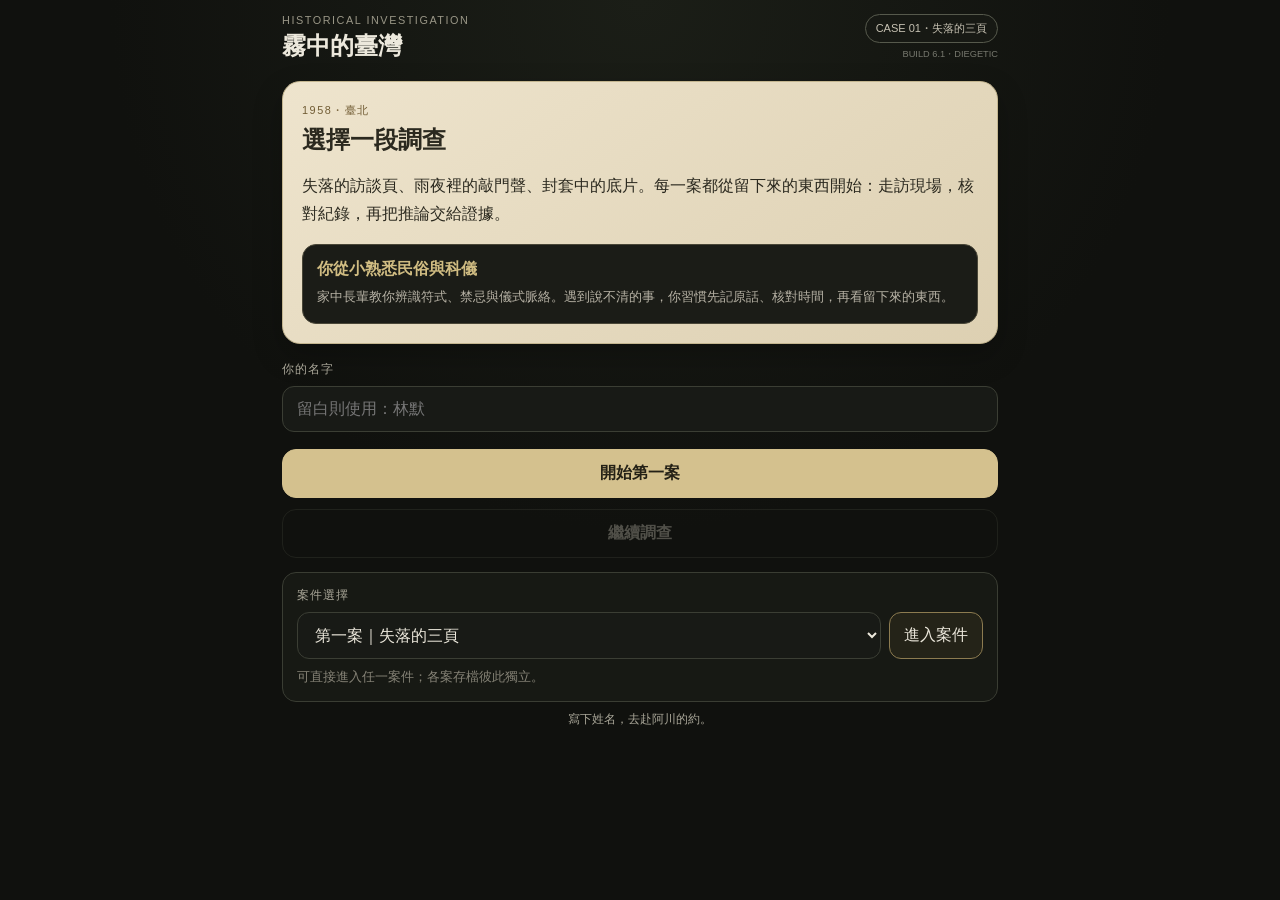
<file: index.html>
<!doctype html>
<html lang="zh-Hant">
<head>
<meta charset="utf-8">
<meta name="viewport" content="width=device-width,initial-scale=1,viewport-fit=cover">
<meta name="theme-color" content="#10110e">
<meta name="apple-mobile-web-app-capable" content="yes">
<meta name="apple-mobile-web-app-status-bar-style" content="black-translucent">
<meta name="description" content="霧中的臺灣：以固定主角進行的歷史推理解謎遊戲。">
<title>霧中的臺灣｜歷史推理解謎</title>
<style>
:root{--bg:#10110e;--panel:#191b16;--paper:#e8dec6;--paperInk:#2b291f;--ink:#ece8dc;--muted:#a8a596;--line:#3a3d33;--accent:#b69b5f;--danger:#b86f61;--shadow:0 12px 30px rgba(0,0,0,.24)}
*{box-sizing:border-box}html{background:var(--bg)}body{margin:0;background:radial-gradient(circle at top,#1b1e17 0,#10110e 48%);color:var(--ink);font-family:-apple-system,BlinkMacSystemFont,"PingFang TC","Noto Sans TC",sans-serif;min-height:100vh}.hidden{display:none!important}button,input,select{font:inherit}.app{max-width:760px;margin:auto;padding:calc(env(safe-area-inset-top) + 14px) 16px calc(env(safe-area-inset-bottom) + 96px)}
.topbar{display:flex;justify-content:space-between;align-items:flex-start;gap:12px;margin-bottom:18px}.topbar h1{font-size:1.5rem;margin:1px 0}.eyebrow{font-size:.68rem;letter-spacing:.14em;margin:0 0 4px;color:#999686}.chip{display:inline-block;border:1px solid #56594c;border-radius:999px;padding:6px 10px;font-size:.69rem;color:#c6c1b2;background:#171914}.build{font-size:.58rem;color:#77786e;margin-top:5px;text-align:right}.card{background:linear-gradient(180deg,#1e211a,#181a16);border:1px solid #33362d;border-radius:18px;box-shadow:var(--shadow)}.paper{background:linear-gradient(145deg,#eee4cd,#ddd0b2);color:var(--paperInk);border-color:#c3b58f}
.start-card,.section-card,.scene,.case-complete,.fail-card{padding:19px}.start-card h2,.case-complete h2,.fail-card h2{margin:4px 0 10px}.start-card p,.case-complete p,.fail-card p{line-height:1.76}.note{font-size:.84rem;color:#8e8b7f;line-height:1.58}.paper .note{color:#6f6654}
.protagonist-card{margin-top:12px;padding:14px;border:1px solid #494637;border-radius:14px;background:#1b1c17}.protagonist-card strong{display:block;color:#d0bc82;margin-bottom:6px}.protagonist-card p{margin:0;color:#b7b2a5;font-size:.84rem;line-height:1.7}
.field{display:block;margin:17px 0}.field span,.screen-title{display:block;color:#aaa799;font-size:.75rem;letter-spacing:.08em;margin-bottom:8px}.field input{width:100%;border:1px solid #3b3e34;background:#181a16;color:#fff;border-radius:12px;padding:13px 14px;outline:none}.field input:focus{border-color:#8b7a4d}
.primary,.secondary,.action-btn,.map-btn,.deduction-option,.record-switch-btn{border:1px solid #3a3d33;background:#1b1e18;color:var(--ink);border-radius:14px;padding:13px;cursor:pointer;-webkit-tap-highlight-color:transparent}.primary,.secondary{display:block;width:100%;text-align:center;margin-top:11px;font-weight:650}.primary{background:#d4c18e;color:#242116;border-color:#d4c18e}.secondary{background:transparent;color:#b8b5a8}.primary:disabled,.secondary:disabled{opacity:.38}.status-line{margin-top:9px;color:#aaa799;font-size:.78rem;text-align:center}
.case-status{display:flex;justify-content:space-between;gap:12px;padding:14px 15px;margin-bottom:13px}.case-status h2{font-size:1rem;margin:0 0 5px}.case-meta{display:flex;flex-wrap:wrap;gap:7px;color:#99968a;font-size:.7rem}.confidence{display:flex;gap:5px;align-items:center}.confidence i{display:block;width:10px;height:10px;border-radius:50%;background:#484a42}.confidence i.on{background:#c7b16f}.confidence i.danger{background:#b86f61}.tutorial-banner{border:1px solid #4c493b;background:#222116;border-radius:12px;padding:10px 12px;margin-bottom:12px;color:#c4b991;font-size:.79rem;line-height:1.55}
.scene-visual{margin:0 0 12px;overflow:hidden;padding:0;background:#111}.scene-visual img{display:block;width:100%;aspect-ratio:4/3;object-fit:cover}.scene-visual .visual-note{display:block;margin:0;padding:8px 12px;background:#151713;color:#89877d;font-size:.7rem;text-align:center;border-top:1px solid #2d3028}.scene-head small{color:#969385}.scene-head h2{margin:4px 0 13px}.scene-body p{line-height:1.8;margin:0 0 12px}.action-grid,.map-grid,.evidence-grid,.people-grid,.deduction-options{display:grid;gap:9px;margin-top:11px}.action-btn,.map-btn,.deduction-option{text-align:left}.action-btn strong,.map-btn strong,.deduction-option strong{display:block}.action-btn small,.map-btn small,.deduction-option small{display:block;color:#969487;font-size:.76rem;margin-top:5px;line-height:1.45}.action-btn.done{opacity:.65}.map-btn.locked{opacity:.4}.map-btn.visited{border-color:#68634f}
.record-switch{display:grid;grid-template-columns:1fr 1fr;gap:8px;margin-bottom:10px}.record-switch-btn{text-align:center}.record-switch-btn.active{border-color:#8c7b50;background:#242318}.evidence-card,.person-card{border:1px solid #35382f;border-radius:12px;padding:12px;background:#171914}.evidence-card strong,.person-card strong{display:block}.evidence-card small,.person-card small{display:block;color:#a19e92;line-height:1.55;margin-top:5px}.evidence-media{display:grid;gap:8px;margin-top:10px}.evidence-image-link{display:block;border:1px solid #3b3e34;border-radius:10px;overflow:hidden;background:#10110e}.evidence-media img{display:block;width:100%;aspect-ratio:3/2;object-fit:contain;background:#10110e}.evidence-image-link:focus-visible{outline:2px solid #b69b5f;outline-offset:2px}.tag{display:inline-block;margin-top:8px;border:1px solid #4a4c42;border-radius:999px;padding:3px 7px;font-size:.66rem;color:#aaa79b}.badge{display:inline-block;min-width:18px;text-align:center;border-radius:999px;background:#35372e;padding:1px 5px}
.feedback{border-left:3px solid #9e785f;background:#211b18;padding:11px 12px;margin-top:12px;line-height:1.55}.method-note{border-left:3px solid #7b755f;background:#202018;padding:11px 12px;margin-top:12px;color:#bbb6a7;line-height:1.65;font-size:.86rem}.failure-warning{color:#d8a292;font-size:.8rem;margin-top:8px}.summary-list{display:grid;gap:9px;margin:14px 0}.summary-item{padding:11px;border:1px solid rgba(65,54,32,.22);border-radius:10px;line-height:1.55}
.tabs{position:fixed;left:0;right:0;bottom:0;z-index:20;display:grid;grid-template-columns:repeat(4,1fr);gap:1px;background:#272921;padding:8px max(10px,env(safe-area-inset-left)) calc(8px + env(safe-area-inset-bottom)) max(10px,env(safe-area-inset-right));border-top:1px solid #3b3d34}.tab-btn{border:0;background:transparent;color:#89877d;padding:10px 5px;border-radius:10px}.tab-btn.active{background:#36382e;color:#f2ecdc}.toast{position:fixed;left:50%;bottom:86px;transform:translate(-50%,20px);opacity:0;pointer-events:none;background:#ece0c2;color:#28251c;padding:10px 14px;border-radius:999px;font-size:.82rem;transition:.2s;z-index:240;max-width:90vw}.toast.show{opacity:1;transform:translate(-50%,0)}
.fail-visual{margin:0 0 15px;border-radius:14px;overflow:hidden;border:1px solid #5d443e;background:#111}.fail-visual img{display:block;width:100%;aspect-ratio:4/3;object-fit:cover}@media(min-width:640px){.action-grid,.map-grid{grid-template-columns:1fr 1fr}.app{padding-left:22px;padding-right:22px}.tabs{left:50%;right:auto;width:760px;max-width:100%;transform:translateX(-50%)}}
.case-opening{padding:22px 20px}.case-opening h2{margin:5px 0 16px;font-size:1.65rem}.opening-text{font-size:1.02rem;line-height:2}.opening-text p{margin:0 0 1.15em}.opening-text p:last-child{margin-bottom:0}.paper .eyebrow{color:#715c34}.c2-tabs,.c3-tabs{position:fixed;left:0;right:0;bottom:0;z-index:20;display:grid;grid-template-columns:repeat(4,minmax(0,1fr));gap:1px;margin:0;background:#272921;padding:8px max(10px,env(safe-area-inset-left)) calc(8px + env(safe-area-inset-bottom)) max(10px,env(safe-area-inset-right));border-top:1px solid #3b3d34}.c2-tabs button,.c3-tabs button{border:0;background:transparent;color:#89877d;padding:10px 5px;border-radius:10px;min-height:44px}.c2-tabs button.active,.c3-tabs button.active{background:#36382e;color:#f2ecdc}.c3-scene-art img{height:auto;aspect-ratio:3/2}.c3-shell{max-width:760px}.case-meta{align-items:center}.c2-scene,.c3-scene{border-radius:18px}@media(min-width:640px){.c2-tabs,.c3-tabs{left:50%;right:auto;width:760px;max-width:100%;transform:translateX(-50%)}}
</style>
</head>
<body>
<main class="app">
<header class="topbar"><div><p class="eyebrow">HISTORICAL INVESTIGATION</p><h1>霧中的臺灣</h1></div><div style="text-align:right"><span id="caseChip" class="chip">CASE 01・失落的三頁</span><div class="build">BUILD 6.1・DIEGETIC</div></div></header>

<section id="startScreen">
 <article class="start-card card paper"><p class="eyebrow" style="color:#715c34">1958・臺北</p><h2>選擇一段調查</h2><p>失落的訪談頁、雨夜裡的敲門聲、封套中的底片。每一案都從留下來的東西開始：走訪現場，核對紀錄，再把推論交給證據。</p><div class="protagonist-card"><strong>你從小熟悉民俗與科儀</strong><p>家中長輩教你辨識符式、禁忌與儀式脈絡。遇到說不清的事，你習慣先記原話、核對時間，再看留下來的東西。</p></div></article>
 <label class="field"><span>你的名字</span><input id="nameInput" maxlength="12" placeholder="留白則使用：林默"></label>
 <button id="startBtn" type="button" class="primary">開始第一案</button>
 <button id="loadBtn" type="button" class="secondary">繼續調查</button>
 <p id="bootStatus" class="status-line"></p>
</section>


<section id="prologueScreen" class="hidden"><article class="case-opening card paper"><p class="eyebrow">1958・臺北｜案件一・失落的三頁</p><h2>阿川的口信</h2><div class="opening-text"><p>傍晚，你收到舊識阿川捎來的口信。他正在整理一批生活訪談，卻發現冊子少了三頁。事情看似只是幾張紙不見了，但紙上記著人名，而這個年代，人們對名字與來路格外謹慎。</p><p>你把口信折好，走向茶行。先看那本冊子，問清楚它曾去過哪些地方；至於那些在街頭越說越像一回事的猜測，暫時留在紙的外面。</p></div><button id="case1OpeningNext" type="button" class="primary">開始調查</button></article></section>

<section id="gameScreen" class="hidden">
 <div id="tutorialBanner" class="tutorial-banner">先看看現場，再問人；不同來源的說法分開記，才不會把時間與來路混在一起。</div>
 <div class="case-status card"><div><h2 id="playerLabel">—</h2><div class="case-meta"><span>案件一・失落的三頁</span><span id="focusLabel">推理專注</span></div></div><div id="focusDots" class="confidence"></div></div>
 <section id="scenePanel"><p class="screen-title">現場調查</p><figure id="sceneVisual" class="scene-visual card"><img id="sceneImage" alt=""><figcaption id="visualNote" class="visual-note"></figcaption></figure><article class="scene card"><div class="scene-head"><small id="locationSub"></small><h2 id="locationName"></h2></div><div id="sceneBody" class="scene-body"></div></article><div id="actionGrid" class="action-grid"></div></section>
 <section id="mapPanel" class="hidden"><p class="screen-title">調查地圖</p><div class="section-card card"><h3>前往地點</h3><div id="mapGrid" class="map-grid"></div></div></section>
 <section id="recordPanel" class="hidden"><p class="screen-title">案件紀錄</p><div class="record-switch"><button id="recordEvidenceBtn" class="record-switch-btn active">證物 <span id="evidenceCount" class="badge">0</span></button><button id="recordPeopleBtn" class="record-switch-btn">人物</button></div><div id="evidenceSection" class="section-card card"><h3>證物與情報</h3><div id="evidenceGrid" class="evidence-grid"></div></div><div id="peopleSection" class="section-card card hidden"><h3>人物紀錄</h3><div id="peopleGrid" class="people-grid"></div></div></section>
 <section id="deductionPanel" class="hidden"><p class="screen-title">推理</p><div id="deductionBox" class="section-card card"></div></section>
 <button id="restartBtn" type="button" class="secondary">重新開始案件一</button>
 <nav class="tabs"><button class="tab-btn active" data-tab="scene">調查</button><button class="tab-btn" data-tab="map">地圖</button><button class="tab-btn" data-tab="record">紀錄</button><button class="tab-btn" data-tab="deduction">推理</button></nav>
</section>

<section id="completeScreen" class="hidden"><article class="case-complete card paper"><p class="eyebrow" style="color:#715c34">CASE CLOSED</p><h2>失落的三頁</h2><div id="completeText"></div><div class="summary-list"><div class="summary-item"><strong>調查方法</strong><br>傳聞與緊張反應只能提供方向；結論必須回到能互相核對的紙張、帳目、證詞與流程。</div><div class="summary-item"><strong>你帶走的習慣</strong><br>你的家學讓你熟悉「傳統如何被解讀與轉述」，但真正帶進下一次調查的，是不把解釋放在證據前面。</div><div class="summary-item"><strong>下一案</strong><br>《雨夜敲門》。三個雨夜看似是同一件怪事，但第一步仍然是先證明它們是否真的有同一個原因。</div></div><button id="nextCaseBtn" class="primary">開始案件二：《雨夜敲門》</button><button id="homeBtn" class="secondary">回到標題</button></article></section>

<section id="failScreen" class="hidden"><article class="fail-card card"><div class="fail-visual"><img id="failImage" alt="案件失敗後的夜間茶行"></div><p class="eyebrow">CASE FAILED</p><h2>推論失去可信度</h2><p>你把尚未被證明的部分寫進了結論，案件中的人開始停止提供資訊。</p><p>你回頭翻看筆記，問題不在猜錯，而在把還沒有互相對上的細節寫成了結論。</p><p id="failDetail" class="note"></p><button id="retryBtn" class="primary">重新調查案件一</button><button id="failHomeBtn" class="secondary">回到標題</button></article></section>
</main>
<div id="toast" class="toast"></div>
<script src="case1-unified-engine.js?v=14"></script>
<script src="case2-engine.js?v=43"></script>
</body>
</html>
</file>
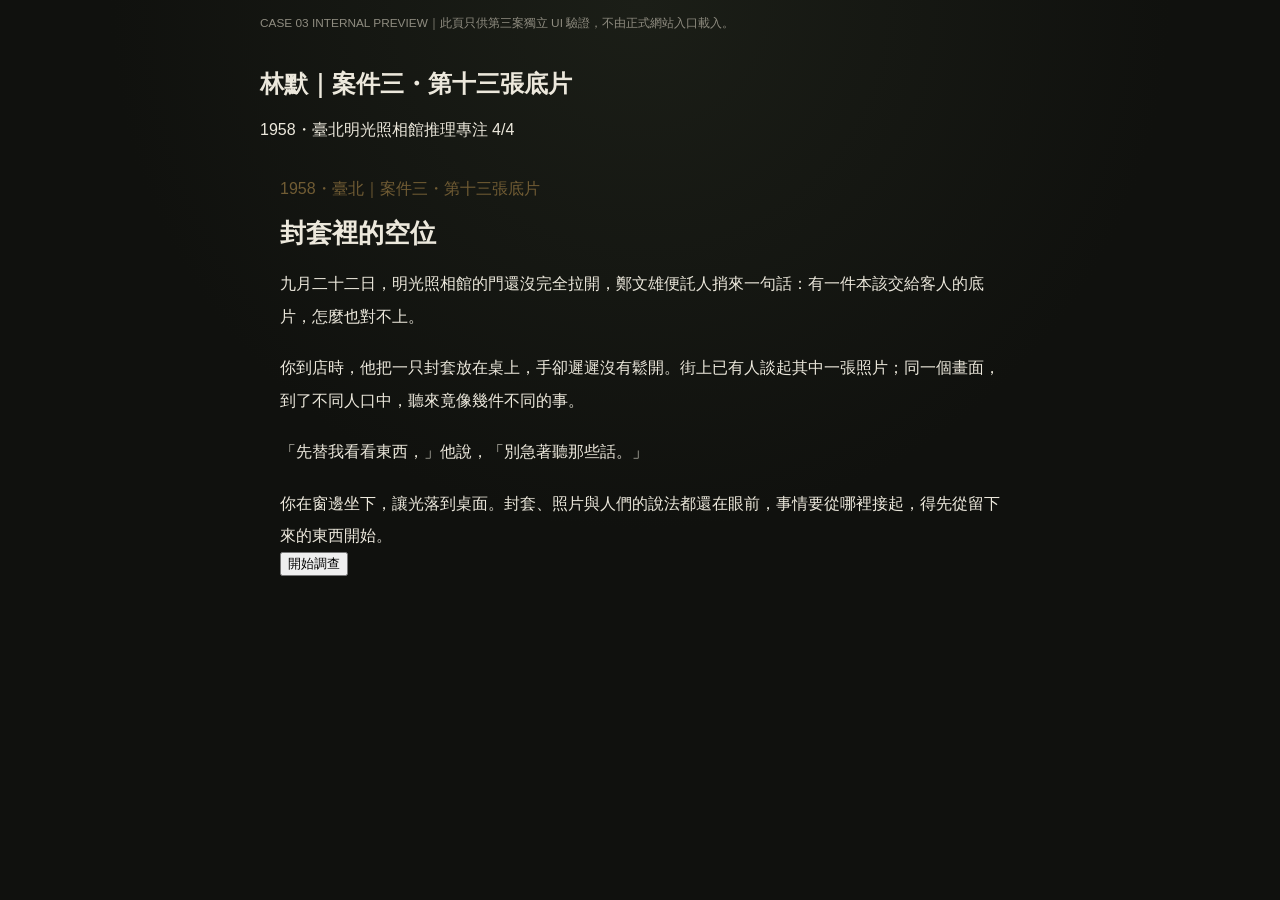
<file: case3-preview.html>
<!doctype html>
<html lang="zh-Hant">
<head>
<meta charset="utf-8">
<meta name="viewport" content="width=device-width,initial-scale=1,viewport-fit=cover">
<meta name="theme-color" content="#10110e">
<title>第三案 UI 原型｜第十三張底片</title>
<style>
html{background:#10110e}body{margin:0;min-height:100vh;background:radial-gradient(circle at top,#1b1e17 0,#10110e 48%);color:#ece8dc}
.preview-note{max-width:760px;margin:0 auto;padding:14px 16px 0;font-family:-apple-system,BlinkMacSystemFont,"PingFang TC","Noto Sans TC",sans-serif;color:#8f8c80;font-size:.74rem;line-height:1.55}
</style>
</head>
<body>
<div class="preview-note">CASE 03 INTERNAL PREVIEW｜此頁只供第三案獨立 UI 驗證，不由正式網站入口載入。</div>
<div id="case3PreviewRoot"></div>
<script src="case3-film-canon.js"></script>
<script src="case3-art-manifest.js"></script>
<script src="case3-film-engine.js"></script>
<script src="case3-film-ui.js"></script>
<script>
(function(){
  if(window.Case3FilmUI)window.Case3FilmUI.mount('case3PreviewRoot',{playerName:'林默'});
})();
</script>
</body>
</html>
</file>
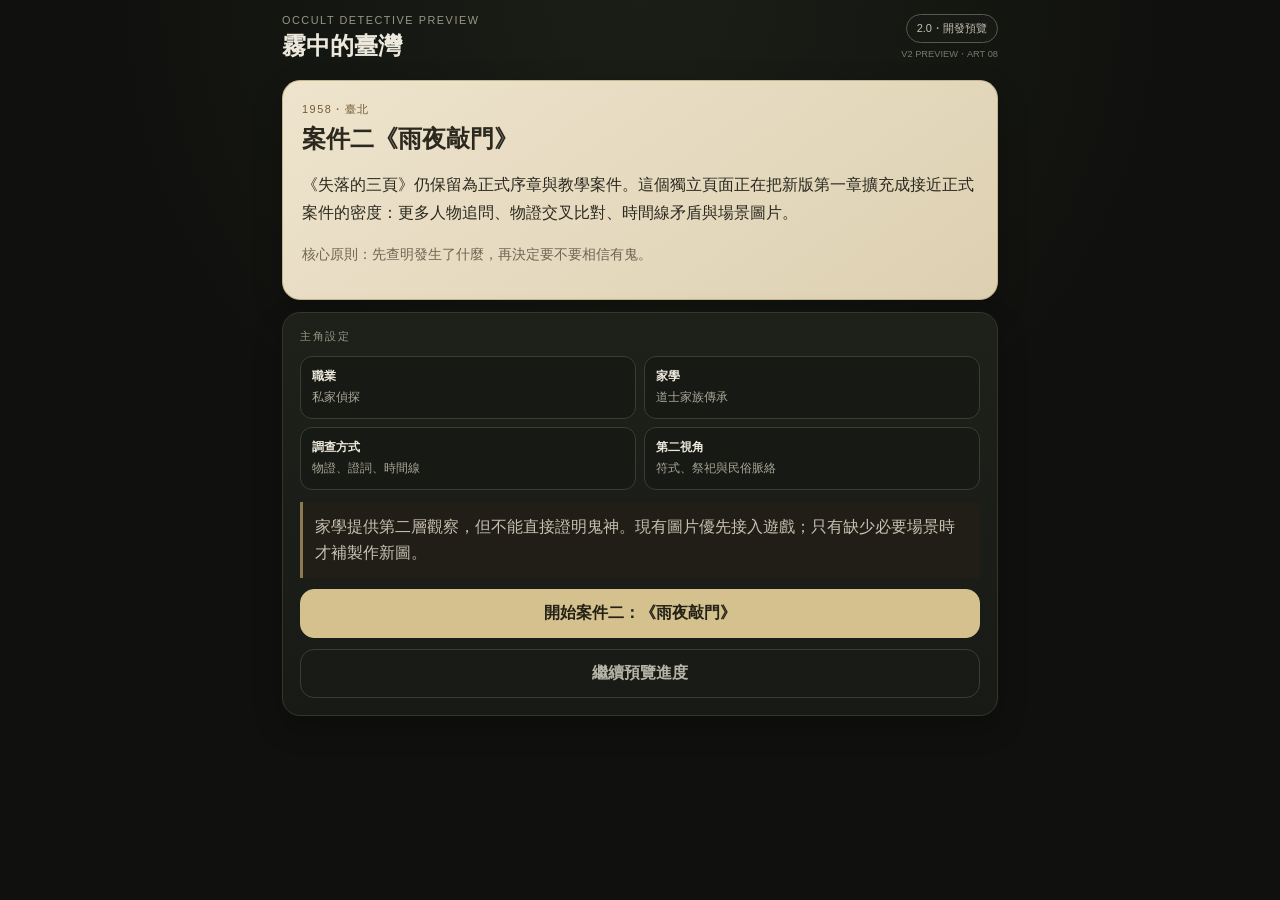
<file: v2-preview.html>
<!doctype html>
<html lang="zh-Hant">
<head>
<meta charset="utf-8">
<meta name="viewport" content="width=device-width,initial-scale=1,viewport-fit=cover">
<meta name="theme-color" content="#10110e">
<meta name="apple-mobile-web-app-capable" content="yes">
<meta name="apple-mobile-web-app-status-bar-style" content="black-translucent">
<title>霧中的臺灣 2.0｜雨夜敲門預覽</title>
<style>
:root{--bg:#10110e;--panel:#191b16;--paper:#e8dec6;--paperInk:#2b291f;--ink:#ece8dc;--muted:#a8a596;--line:#3a3d33;--accent:#b69b5f;--shadow:0 12px 30px rgba(0,0,0,.24)}
*{box-sizing:border-box}html{background:var(--bg)}body{margin:0;background:radial-gradient(circle at top,#1b1e17 0,#10110e 48%);color:var(--ink);font-family:-apple-system,BlinkMacSystemFont,"PingFang TC","Noto Sans TC",sans-serif;min-height:100vh}.hidden{display:none!important}button{font:inherit}.app{max-width:760px;margin:auto;padding:calc(env(safe-area-inset-top) + 14px) 16px calc(env(safe-area-inset-bottom) + 96px)}
.topbar{display:flex;justify-content:space-between;align-items:flex-start;gap:12px;margin-bottom:18px}.topbar h1{font-size:1.52rem;margin:1px 0 0}.eyebrow{font-size:.68rem;letter-spacing:.14em;margin:0 0 4px;color:#999686}.chip{display:inline-block;border:1px solid #56594c;border-radius:999px;padding:6px 10px;font-size:.69rem;color:#c6c1b2;background:#171914}.build{font-size:.58rem;color:#77786e;margin-top:5px;text-align:right}.card{background:linear-gradient(180deg,#1e211a,#181a16);border:1px solid #33362d;border-radius:18px;box-shadow:var(--shadow)}.paper{background:linear-gradient(145deg,#eee4cd,#ddd0b2);color:var(--paperInk);border-color:#c3b58f}.section-card{padding:17px}.start-card{padding:19px}.start-card h2{margin:4px 0 10px}.start-card p{line-height:1.75}.note{font-size:.85rem;color:#8e8b7f;line-height:1.55}.paper .note{color:#6f6654}.primary,.secondary{display:block;width:100%;border:1px solid #3a3d33;border-radius:14px;padding:13px;text-align:center;margin-top:11px;font-weight:650}.primary{background:#d4c18e;color:#242116;border-color:#d4c18e}.secondary{background:transparent;color:#b8b5a8}.toast{position:fixed;left:50%;bottom:28px;transform:translate(-50%,20px);opacity:0;pointer-events:none;background:#ece0c2;color:#28251c;padding:10px 14px;border-radius:999px;font-size:.82rem;transition:.2s;z-index:40;white-space:nowrap;max-width:90vw;overflow:hidden;text-overflow:ellipsis}.toast.show{opacity:1;transform:translate(-50%,0)}
.preview-note{margin-top:12px;padding:12px;border-left:3px solid #8d7853;background:#211e18;color:#c8c1b1;line-height:1.65}.profile-box{display:grid;grid-template-columns:1fr 1fr;gap:8px;margin-top:12px}.profile-box div{padding:11px;border:1px solid #3a3d33;border-radius:12px;background:#171914}.profile-box strong{display:block;font-size:.78rem}.profile-box span{display:block;color:#aaa799;font-size:.76rem;margin-top:4px;line-height:1.45}
@media(min-width:640px){.app{padding-left:22px;padding-right:22px}}
</style>
</head>
<body>
<main class="app">
<header class="topbar">
  <div><p class="eyebrow">OCCULT DETECTIVE PREVIEW</p><h1>霧中的臺灣</h1></div>
  <div style="text-align:right"><span id="caseChip" class="chip">2.0・開發預覽</span><div class="build">V2 PREVIEW・ART 08</div></div>
</header>
<section id="startScreen">
  <article class="start-card card paper">
    <p class="eyebrow" style="color:#715c34">1958・臺北</p>
    <h2>案件二《雨夜敲門》</h2>
    <p>《失落的三頁》仍保留為正式序章與教學案件。這個獨立頁面正在把新版第一章擴充成接近正式案件的密度：更多人物追問、物證交叉比對、時間線矛盾與場景圖片。</p>
    <p class="note">核心原則：先查明發生了什麼，再決定要不要相信有鬼。</p>
  </article>
  <article class="section-card card" style="margin-top:12px">
    <p class="eyebrow">主角設定</p>
    <div class="profile-box">
      <div><strong>職業</strong><span>私家偵探</span></div>
      <div><strong>家學</strong><span>道士家族傳承</span></div>
      <div><strong>調查方式</strong><span>物證、證詞、時間線</span></div>
      <div><strong>第二視角</strong><span>符式、祭祀與民俗脈絡</span></div>
    </div>
    <div class="preview-note">家學提供第二層觀察，但不能直接證明鬼神。現有圖片優先接入遊戲；只有缺少必要場景時才補製作新圖。</div>
    <button id="nextCaseBtn" class="primary" type="button">開始《雨夜敲門》擴充第一章</button>
    <button id="loadBtn" class="secondary" type="button">繼續預覽進度</button>
  </article>
</section>
<section id="prologueScreen" class="hidden"></section>
<section id="gameScreen" class="hidden"></section>
<section id="completeScreen" class="hidden"></section>
<section id="failScreen" class="hidden"></section>
<section id="case2Screen" class="hidden"></section>
<div id="toast" class="toast"></div>
</main>
<script src="v2-rain-engine.js?v=8"></script>
<script>
(function(){
 var n=document.getElementById('nextCaseBtn');
 var startHandler=n&&n.onclick;
 if(n&&startHandler){
   n.onclick=function(){
     try{
       localStorage.removeItem('mist-taiwan-v2-rain-ch1-v2');
       localStorage.removeItem('mist-taiwan-v2-rain-ch1');
     }catch(e){}
     startHandler.call(this);
   };
 }
})();
</script>
</body>
</html>
</file>
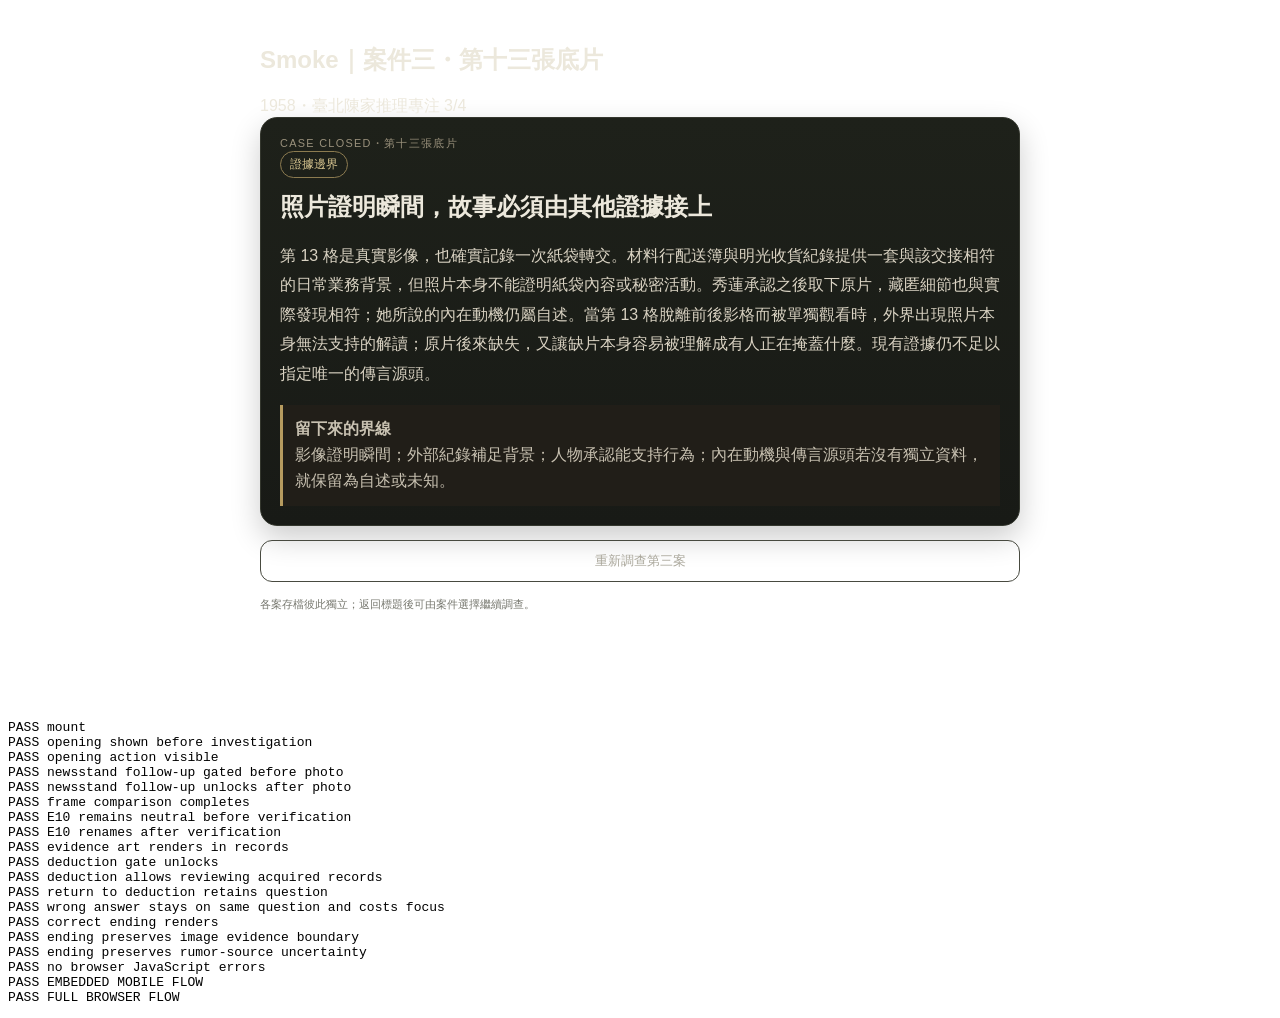
<file: tools/case3-browser-smoke.html>
<!doctype html>
<html lang="zh-Hant">
<head><meta charset="utf-8"><meta name="viewport" content="width=device-width,initial-scale=1,viewport-fit=cover"><title>Case3 Browser Smoke</title></head>
<body>
<div id="root"></div>
<pre id="result">RUNNING</pre>
<script src="../case3-film-canon.js"></script>
<script src="../case3-art-manifest.js"></script>
<script src="../case3-film-engine.js"></script>
<script src="../case3-film-ui.js"></script>
<script>
(function(){
 'use strict';
 var params=new URLSearchParams(location.search),mobile=params.get('mobile')==='1';
 var out=[],errors=[];
 window.onerror=function(m){errors.push(String(m))};
 function ok(cond,msg){if(!cond)throw new Error(msg);out.push('PASS '+msg)}
 function q(sel){return document.querySelector(sel)}
 function click(sel){var el=q(sel);if(!el)throw new Error('missing '+sel);el.click();return el}
 function action(id){return click('[data-action="'+id+'"]')}
 function go(id){click('[data-view="map"]');return click('[data-go="'+id+'"]')}
 function mobileLayout(label){
  if(!mobile)return;
  var de=document.documentElement,shell=q('.c3-shell');
  ok(de.scrollWidth<=window.innerWidth+1,label+' no horizontal overflow');
  ok(!!shell,label+' shell exists');
  var sr=shell.getBoundingClientRect();
  ok(sr.left>=-1&&sr.right<=window.innerWidth+1,label+' shell stays inside viewport');
  Array.prototype.slice.call(document.querySelectorAll('button')).filter(function(el){return el.offsetParent!==null}).forEach(function(el){
   var r=el.getBoundingClientRect();
   ok(r.left>=-1&&r.right<=window.innerWidth+1,label+' button stays inside viewport: '+(el.textContent||'').trim().slice(0,20));
  });
 }
 function runFlow(){
  try{
   localStorage.removeItem(CASE3_FILM_CANON.saveKey);
   ok(Case3FilmUI.mount('root',{playerName:'Smoke',reset:true})===true,'mount');
   ok(!!q('[data-opening-next]')&&!q('[data-action]'),'opening shown before investigation');
   click('[data-opening-next]');
   ok(!!q('[data-action="studio_opening"]'),'opening action visible');
   mobileLayout('opening');
   action('studio_opening');
   mobileLayout('post-opening');
   go('newsstand');
   ok(!q('[data-action="newsstand_xiulian"]'),'newsstand follow-up gated before photo');
   action('newsstand_visit');
   ok(!!q('[data-action="newsstand_xiulian"]'),'newsstand follow-up unlocks after photo');
   action('newsstand_xiulian');
   go('studio');action('studio_b084_ledger');
   go('darkroom');action('darkroom_workflow');
   go('alley');action('alley_frames');
   mobileLayout('frame-analysis');
   click('[data-frame="personMovement"]');
   click('[data-frame="movingObject"]');
   click('[data-frame="fixedBackground"]');
   ok(document.body.textContent.indexOf('相關調查結論已寫入紀錄')>=0,'frame comparison completes');
   mobileLayout('frame-analysis-complete');
   go('supplier');action('supplier_trace');
   go('studio');action('studio_receiving');
   go('chen_home');action('chen_first');
   go('studio');action('studio_duty');action('studio_loose_procedure');action('studio_loose_search');
   ok(document.body.textContent.indexOf('舊零片中的單格負片')>=0,'E10 remains neutral before verification');
   action('studio_verify_e10');
   click('[data-view="records"]');click('[data-record-filter="E"]');
   ok(document.body.textContent.indexOf('A-217 第 13 格原片')>=0,'E10 renames after verification');
   ok(document.querySelectorAll('.c3-evidence-art').length>0,'evidence art renders in records');
   mobileLayout('evidence-records');
   go('chen_home');action('chen_final');
   click('[data-view="deduction"]');
   ok(!!q('[data-start-deduction]'),'deduction gate unlocks');
   mobileLayout('deduction-ready');
   click('[data-start-deduction]');
   click('[data-view="records"]');
   ok(!!q('.c3-record-tabs'),'deduction allows reviewing acquired records');
   click('[data-view="deduction"]');
   ok(!!q('[data-deduction-option="q1_b"]'),'return to deduction retains question');
   click('[data-deduction-option="q1_a"]');
   ok(!!q('[data-deduction-option="q1_b"]')&&document.body.textContent.includes('3/4'),'wrong answer stays on same question and costs focus');
   ['q1_b','q2_a','q3_b','q4_a','q5_a','q6_a'].forEach(function(id){click('[data-deduction-option="'+id+'"]')});
   ok(q('.c3-ending-name')&&q('.c3-ending-name').textContent.indexOf('證據邊界')>=0,'correct ending renders');
   ok(document.body.textContent.indexOf('照片本身不能證明紙袋內容或秘密活動')>=0,'ending preserves image evidence boundary');
   ok(document.body.textContent.indexOf('不足以指定唯一的傳言源頭')>=0,'ending preserves rumor-source uncertainty');
   mobileLayout('ending');
   ok(errors.length===0,'no browser JavaScript errors');
   return {ok:true,text:out.join('\n')};
  }catch(e){
   return {ok:false,text:out.join('\n')+'\nFAIL '+e.message+'\n'+errors.join('\n')};
  }
 }
 function finishFail(text){document.getElementById('result').textContent=text;document.title='FAIL Case3 Browser Smoke'}
 function finishPass(text,suffix){document.getElementById('result').textContent=text+'\n'+suffix+'\nPASS FULL BROWSER FLOW';document.title='PASS Case3 Browser Smoke'}
 var result=runFlow();
 if(!result.ok){finishFail(result.text);return}
 if(mobile){finishPass(result.text,'PASS MOBILE LAYOUT');return}
 document.getElementById('result').textContent=result.text+'\nWAITING MOBILE FLOW';
 var frame=document.createElement('iframe');
 frame.setAttribute('aria-hidden','true');
 frame.style.cssText='position:absolute;left:-10000px;top:0;width:390px;height:844px;border:0;';
 frame.src='case3-browser-smoke.html?mobile=1';
 frame.onload=function(){
  try{
   var childResult=frame.contentDocument&&frame.contentDocument.getElementById('result');
   var text=childResult?childResult.textContent:'';
   if(text.indexOf('PASS FULL BROWSER FLOW')<0||text.indexOf('PASS MOBILE LAYOUT')<0){finishFail(result.text+'\nFAIL embedded mobile flow\n'+text);return}
   finishPass(result.text,'PASS EMBEDDED MOBILE FLOW');
  }catch(e){finishFail(result.text+'\nFAIL embedded mobile inspection: '+e.message)}
 };
 document.body.appendChild(frame);
})();
</script>
</body>
</html>
</file>
